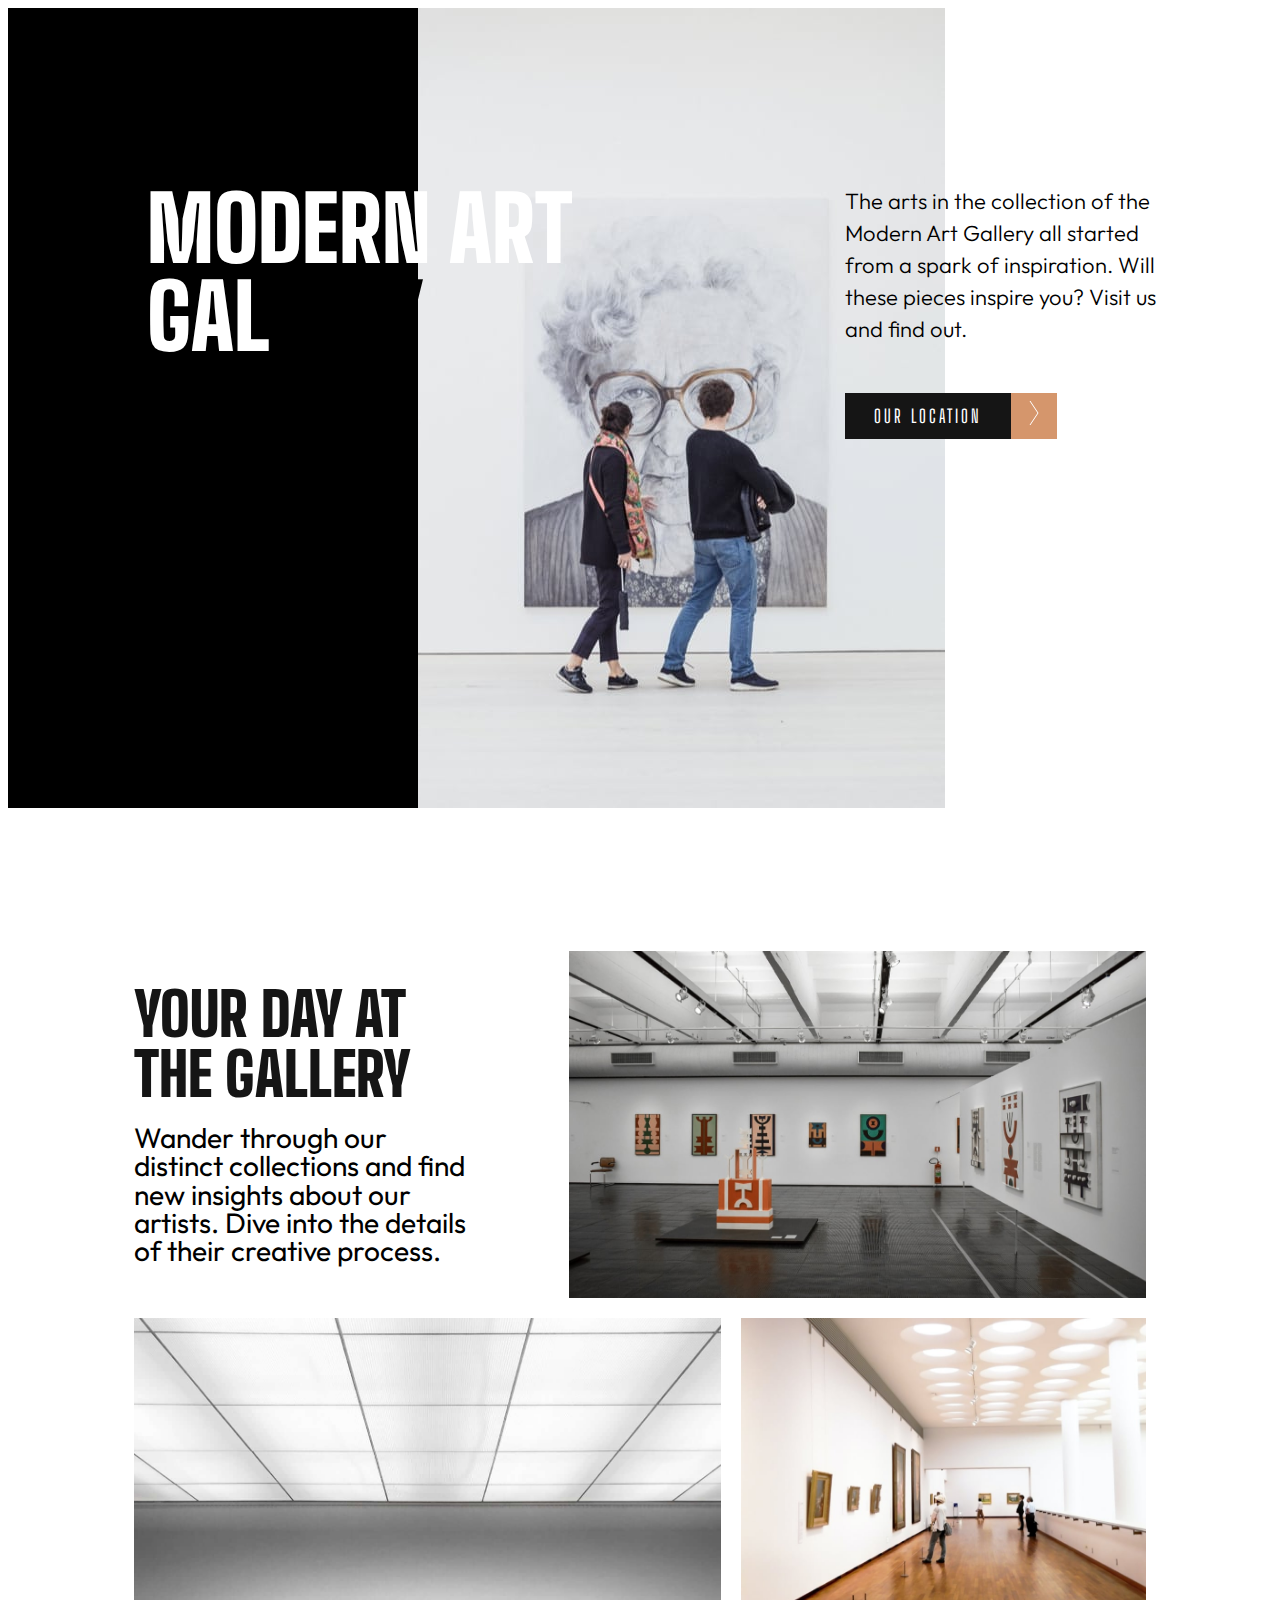
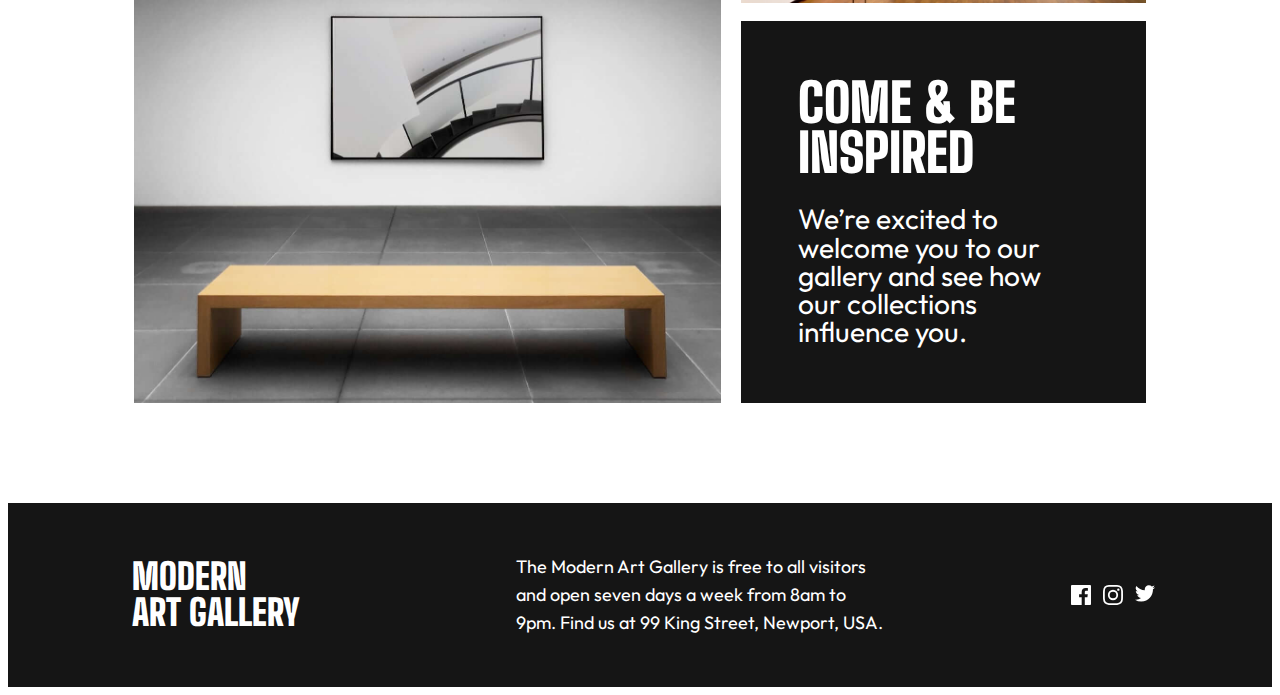
<file: index.html>
<!DOCTYPE html>
<html lang="en">
<head>
  <meta charset="UTF-8">
  <meta name="viewport" content="width=device-width, initial-scale=1.0">

  <link rel="icon" type="image/png" sizes="32x32" href="./assets/favicon-32x32.png">
  
<link rel="preconnect" href="https://fonts.googleapis.com">
<link rel="preconnect" href="https://fonts.gstatic.com" crossorigin>
<link href="https://fonts.googleapis.com/css2?family=Big+Shoulders+Display:wght@900&display=swap" rel="stylesheet">
<link href="https://fonts.googleapis.com/css2?family=Big+Shoulders+Display:wght@500&display=swap" rel="stylesheet">
<link href="https://fonts.googleapis.com/css2?family=Outfit&display=swap" rel="stylesheet">

 <link href="index_style.css" rel="stylesheet"> 
  <title>Frontend Mentor | Art gallery website</title>
  <script type="text/javascript">
   
  </script>
</head>
<body>
  <main>
    <div class="two_divs">
          <div class="black_background">
      
    </div> 
    <div id="image-hero">
                     

    </div>


    </div>

 <div class="header-grid">
   <div class="header-grid-item">
        <header id="header">
        MODERN
        ART GAL<span class="lery" >LERY</span>
      </header>
  <!-- <header id="i" style="line-height: 0px;margin-left: 20.66vw;color: black;top: -9.6vw;">I</header> -->
</div>
<div class="header-grid-item">
  <div class="header-flex-item">
       The arts in the collection of the Modern Art Gallery all started 
  from a spark of inspiration. Will these pieces inspire you? Visit 
  us and find out.
  </div>
 <div class="header-flex-item">
  <a href="location.html">
      <div class="lhs">OUR LOCATION</div>
  <div class="rhs"><img src="./assets/icon-arrow-right.svg"></div>
  </a>

</div>
</div>



 </div>


<div class="gallery_grid">
  <div class="grid-item" >
      <header style="     font-size: 60px;line-height:60px;color:rgb(21, 21, 21);margin-left: 0;padding-left: 0;padding-bottom: 20px;padding-top: 0px">  <div>
  YOUR DAY AT
  THE GALLERY</div></header>
 <div class="body_m">Wander through our distinct collections and find new insights about 
  our artists. Dive into the details of their creative process.</div>
  </div>

   <div class="grid-item" >

   </div>
</div>


<div class="gallery_grid2">
    <div class="grid-item2">

    </div>
    <div class="grid-item2" >
         <div class="flex-item2" >
       <img src="./assets/desktop/image-grid-3@2x.jpg" width="100%">
     </div>
       <div class="flex-item2">
      <header>  
        <div>
  COME &amp;  BE<br>
  INSPIRED</div></header><br>
 <div class="body_m" style="color: white"> We’re excited to welcome you to our gallery and see how our collections 
  influence you.</div>
    </div>
</div>
</div>
  </main>
<div class="footer">
  <div class="footer-flex">
      <div class="footer-flex-item">
   <header style="font-size: 36px;line-height: 36px;padding: 32px;">  <div>
  MODERN<br>
  ART GALLERY</div></header>  </div>
  
<div class="footer-flex-item" style="">  The Modern Art Gallery is free to all visitors and open seven days a week 
  from 8am to 9pm. Find us at 99 King Street, Newport, USA.</div>

<div class="footer-flex-item">
  <div class="icon-facebook">
    
  </div>
    <div class="icon-instagram"></div>
      <div class="icon-twitter"></div>

</div>
  </div>
</div>
</body>
</html>
</file>
<file: index_style.css>
*{
	/*box-sizing: border-box;*/
}
header{
	font-family: 'Big Shoulders Display', cursive;
	font-size: 7vw;
	line-height: 88px;
	color: white;
	position: relative;
	/*padding-top: 190px;*/
	/*padding-left: 11%;*/
	font-weight: 900;
}
body{
	max-width: 1440px;
	line-height: 28px;
	font-size: 18px;
	font-family: 'Outfit',san-serif;
}
.black_background{
	background-color: black;
	width:32%;
	height: 100%;
	float: left;
	/*position: absolute;*/
}
#image-hero{
	background-image: url("./assets/desktop/image-hero.jpg");
	background-repeat: no-repeat;
	width: 60%;
	height:100%;
	margin-left: 31%;
}
.two_divs{
	width: 100%;
	height:800px;
	position: absolute;

}
.lery{
	color:black;
}
.header-grid{
	display: grid;
	grid-template-columns: 1fr 1fr;
	grid-template-rows: 1fr;
	grid-gap: 24%;
	margin-left: 11%;
	padding-top: 14%;
}
.header-grid-item:first-of-type{
	/*width: 100%;*/
	
}
.header-grid-item:nth-of-type(2n){
	display: flex;
	flex-direction: column;
}
.header-flex-item:first-of-type{
	position: relative;
	width:80%;
	padding-bottom: 48px;
	font-size: 22px;
	line-height: 32px;
	font-family: 'Outfit',san-serif;
	font-weight: 300;
/*	margin-left:67%;
	margin-top: -50px;*/
}

.header-flex-item:nth-of-type(2n){
	position: relative;
	/*float: right;*/
	/*margin-right: 17.5%;*/
}
.lhs{
	background-color: rgb(21, 21, 21);
	width:150px;
	height:30px;
	float: left;
	text-align: center;
	padding: 8px;
	line-height: 30px;
	color: white;
	font-family: 'Big Shoulders Display',cursive;
	letter-spacing: 3px;
	font-weight: 500;
}
.rhs{
	background-color: rgb(213, 150, 108); 
	width: 30px;
	height: 30px;
	display: inline-block;
	text-align: center;
	padding: 8px;
	line-height: 30px;
}
.gallery_grid{
	display: grid;
	grid-template-columns: 33% 57%;
grid-template-rows: 1fr;
	margin: auto;
	margin-top: 40vw;
	width: 80%;
align-items:center; 
	grid-gap:10%;
}
.grid-item:first-of-type{
	padding: 10% 0 10% 0;
	grid-column: 1 / span 1;
	grid-row: 1 / span 1;
}
.grid-item:nth-of-type(n+2){
	background-image: url("./assets/desktop/image-grid-1@2x.jpg");
	  background-size: cover;
  /*background-attachment: fixed;*/
	background-repeat: no-repeat;
	height:100%;
	width: 100%;
	grid-column: 2 / span 1;
	grid-row: 1/ span 1;
}
.grid-item:nth-of-type(n+2) img{
	  background-size: cover;
  /*background-attachment: fixed;*/

}
.gallery_grid2{
	display: grid;
	grid-template-columns: 58% 40%;
grid-template-rows: 1fr;
	margin: auto;
	margin-top: 20px;
	width: 80%;
align-items:center; 
	grid-gap:2%;
}
.grid-item2:first-of-type{
	background-image:   url("./assets/desktop/image-grid-2@2x.jpg");
	  background-size: cover;
  /*background-attachment: fixed;*/
	background-repeat: no-repeat;
	height:100%;
	width: 100%;
	grid-column: 1 / span 1;
	grid-row: 1/ span 1;

}
	


.grid-item2:nth-of-type(2n){
	display:flex;
	grid-gap: 10px;
	/*grid-template-columns: 100%;
	grid-template-rows:1fr 1fr; */
	flex-direction: column;
	

}
.flex-item2:nth-of-type(2n) header{
		 font-size: 4.167vw;
		 line-height: 3.889vw;
		 color:white;
		 padding: 0;
		 margin: 0;
}
.flex-item2:nth-of-type(2n){
	background-color:rgb(21, 21, 21);
	padding: 4.444vw;
}
.body_m{
	line-height: 2.2vw;
	/*font-size: 22px;*/
	font-size: 2.2vw;
	font-family: 'Outfit',san-serif;
}
.footer{
	margin-top: 100px;
	background-color: rgb(21, 21, 21);
	width: 100%;
	height: auto;
	padding-top:24px; 
	padding-bottom: 24px;
}
.footer-flex{
	display: flex;
	align-items: center;
	width: 98%;
	justify-content: space-around;
}
.header-flex-item:nth-of-type(2n):hover .rhs{
	background-color:rgb(21, 21, 21);
}
.header-flex-item:nth-of-type(2n):hover .lhs{
	background-color: rgb(213, 150, 108);
}
.icon:hover{
	fill:red;
	background-color: green;
}
	.footer-flex-item:nth-of-type(2n){
		 width: 30%;
		 color: white;
	}
.footer-flex-item:nth-of-type(3n){
	display: flex;
	grid-gap: 12px;
}
.icon-facebook{
	background-image: url("./assets/icon-facebook.svg");
	width: 20px;
  	height: 20px;
}
.icon-facebook:hover{
	background-image: url("./assets/icon-facebook-orange.svg");
}
.icon-instagram{
	background-image: url("./assets/icon-instagram.svg");
	width: 20px;
  	height: 20px;
}
.icon-instagram:hover{
	background-image: url("./assets/icon-instagram-orange.svg");	
}
.icon-twitter{
	background-image: url("./assets/icon-twitter.svg");
	width: 20px;
  	height: 17px;
}
.icon-twitter:hover{
	background-image: url("./assets/icon-twitter-orange.svg");
}
@media screen and (max-width: 768px){
	.black_background{
		display: none;
	}
	.gallery_grid{
		width: 95%;
	}
	.gallery_grid2{
		width: 95%;
		margin-top: 10%;
		align-items: baseline;
		grid-auto-rows: auto;
	}

	.grid-item:first-of-type{
	grid-column: 1 / span 1;
	grid-row: 1 / span 1;
}
.grid-item:nth-of-type(n+2){
	background-image: url("./assets/tablet/image-grid-1.jpg");
		height:120%;
	object-fit: cover;
	grid-column: 2/ span 1;
	grid-row: 1/ span 1;
}
.gallery_grid .grid-item:nth-child(3n){
	grid-column: 1 / span 1;
	grid-row: 3 / span 1;
}
.gallery_grid .grid-item:nth-child(4n){
	grid-gap: 20px;
	display: inline-grid;
	flex-direction: column;
	grid-column: 1 / span 1;
	grid-row: 4 / span 1;
	justify-content: space-between;
}
.grid-item2:first-of-type{
	/*height:fit-content;*/
	background-image: url("./assets/tablet/image-grid-2@2x.jpg");
	width: 100%;
	object-fit: cover;
	background-size: 100% 100%;
	grid-column: 1/ span 1;
	grid-row: 1/ span 1;
	
}
.grid-item2:nth-of-type(n+2){
	object-fit: cover;
	grid-column: 2/ span 1;
	grid-row: 1/ span 1;
}

	#header{
		color: black;
		font-size: 70px;
		line-height: 65px;
	}
	#i{
		display: none;
	}
	.lery{
		color: black;
	}
	.header-flex-item:first-of-type{
	line-height: 28px;
	font-size: 18px;
	}
	#image-hero{
	background-image: url("./assets/tablet/image-hero.jpg");
	background-repeat: no-repeat;
/*	width: 50%;
	height:100%;*/
	margin-left: 0;
	}
	.header-grid{
	display: grid;
	grid-template-columns: 1fr;
	grid-template-rows: 1fr 1fr;
	grid-gap: 5%;
	margin-left: 50%;
	/*padding-top: 14%;*/
	}
}
@media screen and (max-width: 375px){
	.black_background{
		display: none;
		width: 0px;
	}
	.gallery_grid{
		width: 95%;
		grid-template-columns: 1fr;
		grid-template-rows: 1fr 1fr;
		margin-top: 150px;
	}

	.grid-item:first-of-type{
	grid-column: 1 / span 1;
	grid-row: 2 / span 1;
}
.grid-item:nth-of-type(n+2){
	background-image: url("./assets/mobile/image-grid-1@2x.jpg");
	height: 150%;
	grid-column: 1/ span 1;
	grid-row: 1/ span 1;
}
.gallery_grid .grid-item:nth-child(3n){
	grid-column: 1 / span 1;
	grid-row: 3 / span 1;
}
.gallery_grid .grid-item:nth-child(4n){
	grid-gap: 20px;
	display: inline-grid;
	flex-direction: column;
	grid-column: 1 / span 1;
	grid-row: 4 / span 1;
	justify-content: space-between;
}
	#header{
		color: black;
		font-size: 70px;
		line-height: 65px;
	}
	#i{
		display: none;
	}
	.lery{
		color: black;
	}
	.header-flex-item:first-of-type{
	line-height: 28px;
	font-size: 18px;
	}
	#image-hero{
	background-image: url("./assets/mobile/image-hero@2x.jpg");
	background-repeat: no-repeat;
	background-size: contain;	
	width: 100%;
	margin-left: 0;
	}
	.header-grid{
	grid-gap: 0px;
	width: 95%;
	display: grid;
	grid-template-columns: 1fr;
	grid-template-rows: 1fr;
	margin: auto;
	padding:0px;
	}
	.two_divs{
		position: relative;
		margin:auto;
		height: 64vw;
		padding-bottom:12px;
		width: 100%;
	}

	.footer-flex{
		flex-wrap: wrap;
	}
	.footer-flex-item{
		width: 100%;
	}
	.footer-flex-item:nth-of-type(n+2){
		padding: 16px 32px 16px 32px;
		width: 100%;
	}

	.gallery_grid2{
		grid-template-columns: 1fr;
		grid-template-rows: 1fr 1fr;
		width: 95%;
	}
.grid-item2:first-of-type{
	background-image:   url("./assets/mobile/image-grid-2@2x.jpg");
  /*background-attachment: fixed;*/
	background-repeat: no-repeat;
	height:100%;
	width: 100%;
	grid-column: 1 / span 1;
	grid-row: 1/ span 1;

}
.grid-item2:nth-of-type(n+2){
	object-fit: cover;
	grid-column: 1/ span 1;
	grid-row: 2/ span 1;
}
	.flex-item2:nth-of-type(2n) header{
		font-size: 50px;
		line-height: 45px;
	}
	.flex-item2:nth-of-type(2n){
		padding: 42px;
	}
	.body_m{
		 font-size: 18px;
		 line-height: 28px;
	}
	.header-grid-item:first-of-type{
		padding-bottom: 48px;
	}
}
</file>
